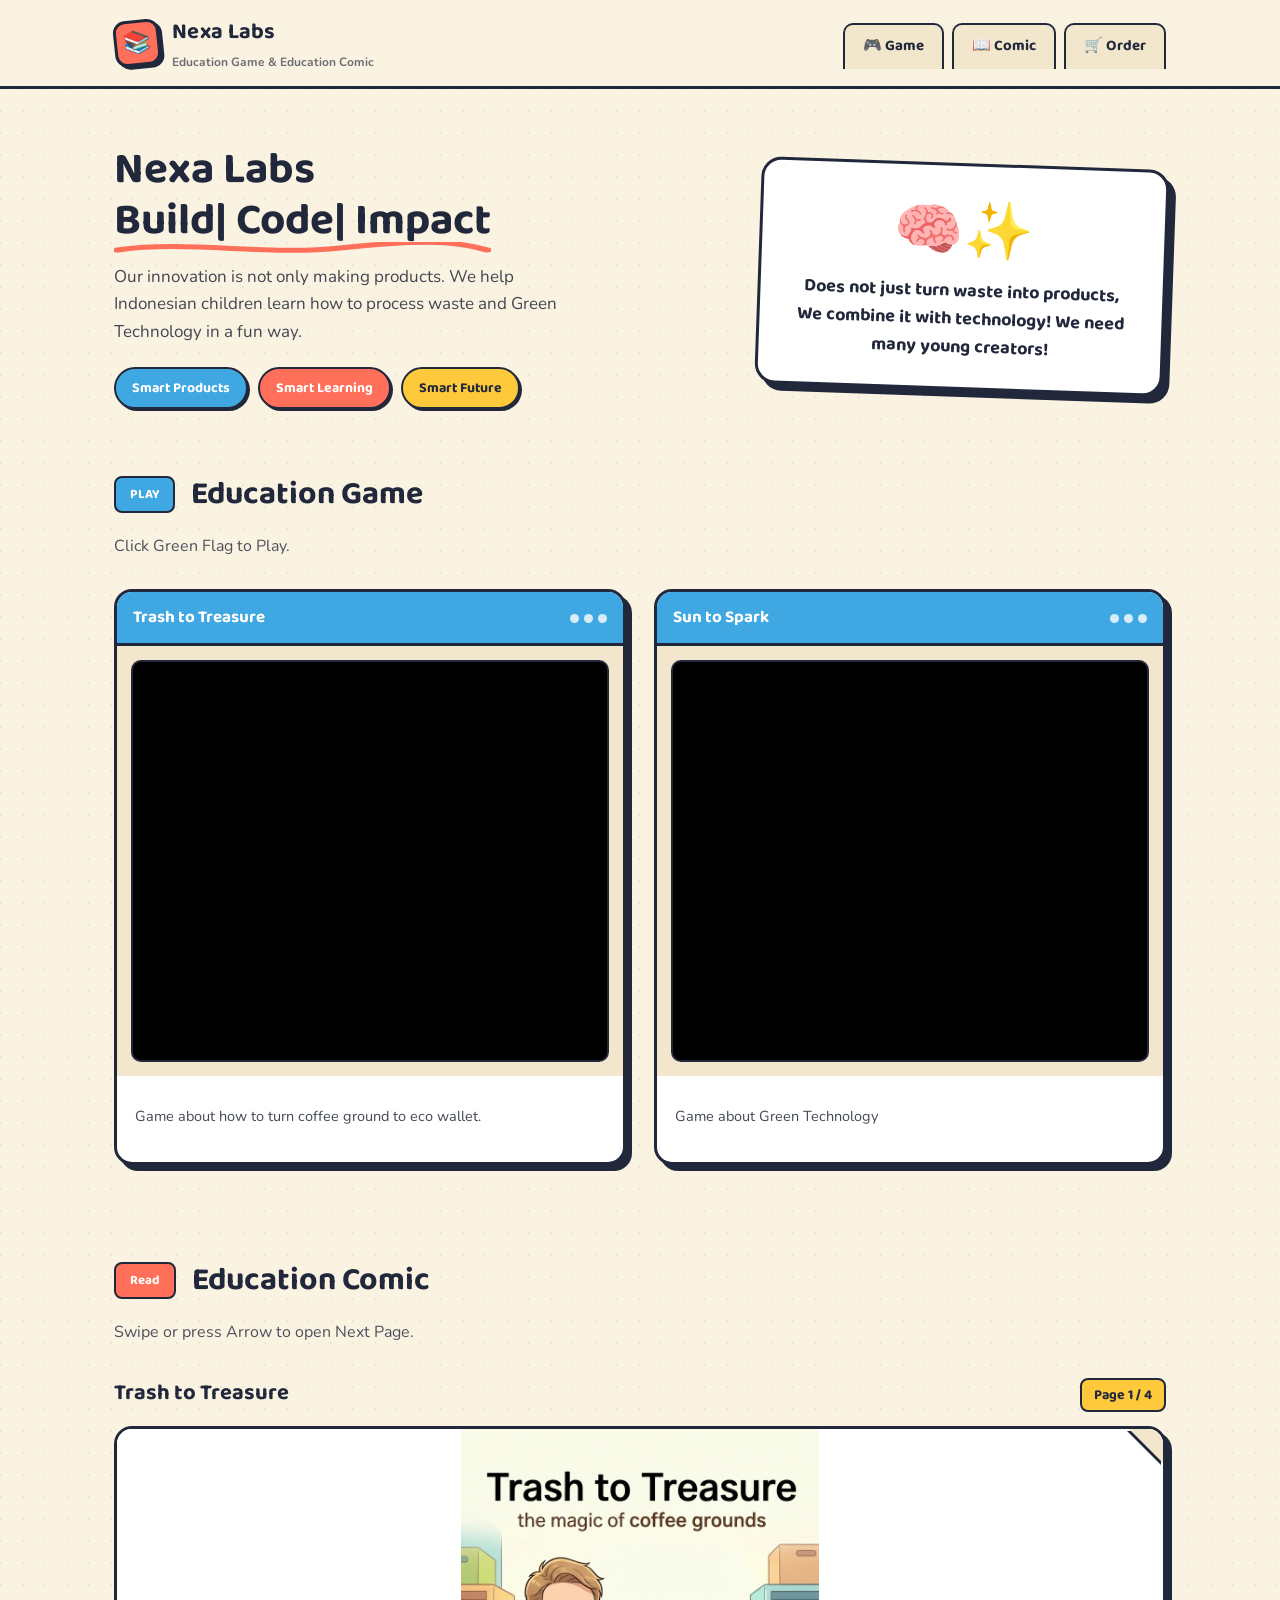
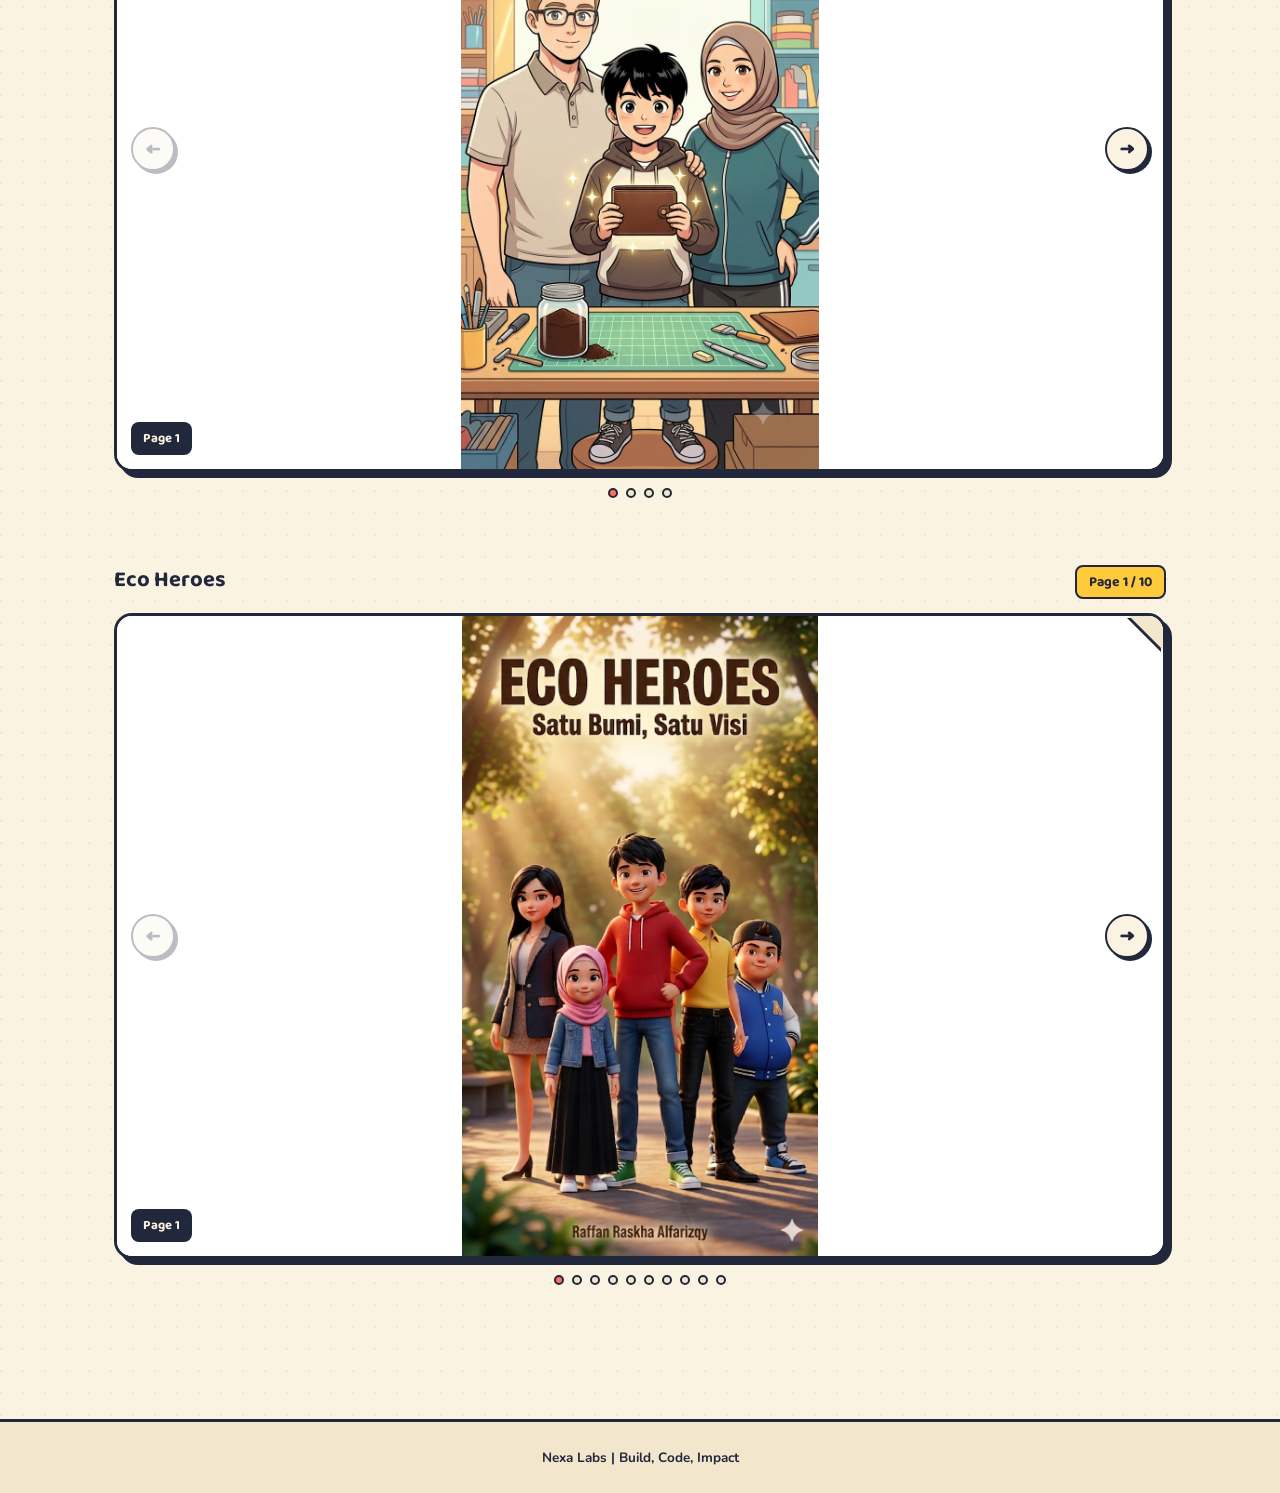
<file: index.html>
<!DOCTYPE html>
<html lang="id">
<head>
<meta charset="UTF-8">
<meta name="viewport" content="width=device-width, initial-scale=1.0">
<title>Nexa Labs — Game & Komik Edukasi</title>
<meta name="description" content="Website game Scratch dan komik edukasi untuk anak.">
<link rel="preconnect" href="https://fonts.googleapis.com">
<link href="https://fonts.googleapis.com/css2?family=Baloo+2:wght@500;700;800&family=Nunito:ital,wght@0,400;0,600;0,700;0,800;1,700&display=swap" rel="stylesheet">
<link rel="stylesheet" href="css/style.css">
</head>
<body>

<header>
  <div class="header-inner">
    <div class="brand">
      <div class="brand-badge">📚</div>
      <div class="brand-text">
        <h1>Nexa Labs</h1>
        <span>Education Game &amp; Education Comic</span>
      </div>
    </div>
    <nav class="tabs">
      <a href="#game">🎮 Game</a>
      <a href="#komik">📖 Comic</a>
      <a href="order.html">🛒 Order</a>
    </nav>
  </div>
</header>

<section class="hero">
  <div>
    <h2>Nexa Labs<br><span class="doodle-underline">Build| Code| Impact<svg viewBox="0 0 200 14" preserveAspectRatio="none"><path d="M2 8 C 40 -2, 80 14, 120 6 S 180 -2, 198 8" stroke="#FF6F59" stroke-width="5" fill="none" stroke-linecap="round"/></svg></span></h2>
    <p>Our innovation is not only making products. We help Indonesian children learn how to process waste and Green Technology in a fun way.
</p>
    <div class="pill-row">
      <span class="pill p-blue">Smart Products</span>
      <span class="pill p-coral">Smart Learning</span>
      <span class="pill p-yellow">Smart Future</span>
    </div>
  </div>
  <div class="hero-card">
    <span class="emoji">🧠✨</span>
    <b>Does not just turn waste into products,<br>We combine it with technology!</b>
    <b>We need many young creators!</b>
  </div>
</section>

<section class="block" id="game">
  <div class="section-head">
    <span class="tag-badge">PLAY</span>
    <h2>Education Game</h2>
  </div>
  <p class="section-desc">Click Green Flag to Play.</p>

  <div class="game-grid" id="gameGrid">
    <!-- Game card 1 -->
    <div class="game-card">
      <div class="cabinet-top">
        <h3>Trash to Treasure </h3>
        <div class="cabinet-dot-row"><span></span><span></span><span></span></div>
      </div>
      <div class="game-frame-wrap">
        <iframe src="https://scratch.mit.edu/projects/1324083384/embed" allowtransparency="true" width="485" height="402" frameborder="0" scrolling="no" allowfullscreen></iframe>
      </div>
      <p class="desc">Game about how to turn coffee ground to eco wallet.</p>
    </div>

    <!-- Tambahkan game lain dengan menyalin blok .game-card di atas,
         lalu ganti link iframe src dengan project Scratch lainnya -->
 <div class="game-card">
      <div class="cabinet-top">
        <h3>Sun to Spark </h3>
        <div class="cabinet-dot-row"><span></span><span></span><span></span></div>
      </div>
      <div class="game-frame-wrap">
        <iframe src="https://scratch.mit.edu/projects/1329892965/embed" allowtransparency="true" width="485" height="402" frameborder="0" scrolling="no" allowfullscreen></iframe>
      </div>
      <p class="desc">Game about Green Technology </p>
    </div>

    
  </div>
</section>

<section class="block" id="komik">
  <div class="section-head">
    <span class="tag-badge">Read</span>
    <h2>Education Comic</h2>
  </div>
  <p class="section-desc">Swipe or press Arrow to open Next Page.</p>

  <div id="comicContainer"></div>
</section>

<footer>
  Nexa Labs | Build, Code, Impact
</footer>

<script src="js/comics-data.js"></script>
<script src="js/script.js"></script>
</body>
</html>
</file>
<file: css/style.css>
:root{
  --paper:#FBF3E2;
  --paper-dark:#F2E6CC;
  --ink:#22283B;
  --yellow:#FFC93C;
  --blue:#3FA7E1;
  --coral:#FF6F59;
  --green:#3FA772;
  --line: rgba(34,40,59,0.14);
  --shadow: rgba(34,40,59,0.18);
}
*{box-sizing:border-box;}
html{scroll-behavior:smooth;}
body{
  margin:0;
  background:var(--paper);
  background-image:
    radial-gradient(circle at 1px 1px, rgba(34,40,59,0.06) 1px, transparent 1px);
  background-size: 22px 22px;
  color:var(--ink);
  font-family:'Nunito', sans-serif;
  -webkit-font-smoothing:antialiased;
}
h1,h2,h3{ font-family:'Baloo 2', sans-serif; margin:0; }
.doodle-underline{
  display:inline-block;
  position:relative;
}
.doodle-underline svg{
  position:absolute;
  left:0; right:0; bottom:-10px;
  width:100%; height:14px;
}
a{ color:inherit; }

/* ===== Header / Folder tabs ===== */
header{
  position:sticky; top:0; z-index:50;
  background:var(--paper);
  border-bottom:3px solid var(--ink);
}
.header-inner{
  max-width:1100px; margin:0 auto;
  display:flex; align-items:center; justify-content:space-between;
  padding:14px 24px;
  flex-wrap:wrap; gap:12px;
}
.brand{ display:flex; align-items:center; gap:12px; }
.brand-badge{
  width:46px; height:46px; border-radius:12px;
  background:var(--coral);
  border:3px solid var(--ink);
  display:flex; align-items:center; justify-content:center;
  font-size:22px; transform:rotate(-6deg);
  box-shadow:3px 3px 0 var(--ink);
}
.brand-text h1{ font-size:22px; letter-spacing:0.3px; }
.brand-text span{ font-size:12px; font-weight:700; color:var(--ink); opacity:0.65; }
nav.tabs{ display:flex; gap:8px; }
nav.tabs a{
  text-decoration:none;
  font-family:'Baloo 2', sans-serif;
  font-weight:700; font-size:15px;
  padding:9px 18px 11px;
  background:var(--paper-dark);
  border:2.5px solid var(--ink);
  border-bottom:none;
  border-radius:10px 10px 0 0;
  position:relative; top:3px;
  transition:transform .15s ease, background .15s ease;
}
nav.tabs a:hover{ transform:translateY(-3px); background:var(--yellow); }

/* ===== Hero ===== */
.hero{
  max-width:1100px; margin:0 auto;
  padding:56px 24px 40px;
  display:grid; grid-template-columns:1.2fr 0.8fr; gap:32px;
  align-items:center;
}
.hero h2{
  font-size:44px; line-height:1.15; margin-bottom:16px;
}
.hero p{ font-size:17px; max-width:46ch; line-height:1.6; opacity:0.85; }
.hero-stars{ position:relative; }
.pill-row{ display:flex; gap:10px; margin-top:22px; flex-wrap:wrap; }
.pill{
  font-family:'Baloo 2', sans-serif; font-weight:700; font-size:14px;
  padding:8px 16px; border-radius:999px;
  border:2.5px solid var(--ink);
  box-shadow:2px 2px 0 var(--ink);
}
.pill.p-blue{ background:var(--blue); color:#fff; }
.pill.p-coral{ background:var(--coral); color:#fff; }
.pill.p-yellow{ background:var(--yellow); }

.hero-card{
  background:#fff;
  border:3px solid var(--ink);
  border-radius:20px;
  padding:26px;
  box-shadow:7px 7px 0 var(--ink);
  transform:rotate(2deg);
  text-align:center;
}
.hero-card .emoji{ font-size:56px; display:block; margin-bottom:8px;}
.hero-card b{ font-family:'Baloo 2'; font-size:18px; }

/* ===== Section shells ===== */
section.block{
  max-width:1100px; margin:0 auto;
  padding:20px 24px 70px;
}
.section-head{
  display:flex; align-items:center; gap:16px; margin-bottom:28px;
  flex-wrap:wrap;
}
.tag-badge{
  font-family:'Baloo 2'; font-weight:700; font-size:13px;
  padding:6px 14px; border-radius:8px;
  border:2.5px solid var(--ink);
}
#game .tag-badge{ background:var(--blue); color:#fff; }
#komik .tag-badge{ background:var(--coral); color:#fff; }
.section-head h2{ font-size:32px; }
.section-desc{ max-width:70ch; opacity:0.8; margin:-14px 0 30px; line-height:1.6; }

/* ===== Game grid (arcade cabinet cards) ===== */
.game-grid{
  display:grid;
  grid-template-columns:repeat(auto-fit, minmax(300px,1fr));
  gap:28px;
}
.game-card{
  background:#fff;
  border:3px solid var(--ink);
  border-radius:18px;
  overflow:hidden;
  box-shadow:6px 6px 0 var(--ink);
  transition:transform .18s ease, box-shadow .18s ease;
}
.game-card:hover{ transform:translate(-3px,-3px); box-shadow:9px 9px 0 var(--ink); }
.game-card .cabinet-top{
  background:var(--blue);
  color:#fff;
  padding:12px 16px;
  display:flex; align-items:center; justify-content:space-between;
  border-bottom:3px solid var(--ink);
}
.cabinet-top h3{ font-size:17px; }
.cabinet-dot-row span{
  display:inline-block; width:9px; height:9px; border-radius:50%;
  background:rgba(255,255,255,0.8); margin-left:5px;
}
.game-frame-wrap{
  background:var(--paper-dark);
  display:flex; justify-content:center;
  padding:14px;
}
.game-frame-wrap iframe{
  border:2.5px solid var(--ink);
  border-radius:10px;
  max-width:100%;
  background:#000;
}
.game-card .desc{ padding:14px 18px 20px; font-size:14.5px; line-height:1.55; opacity:0.85; }

/* ===== Comic viewer ===== */
.comic-block{
  margin-bottom:60px;
}
.comic-title-row{
  display:flex; align-items:baseline; justify-content:space-between;
  margin-bottom:14px; flex-wrap:wrap; gap:8px;
}
.comic-title-row h3{ font-size:22px; }
.comic-title-row .counter{
  font-family:'Baloo 2'; font-weight:700; font-size:14px;
  background:var(--yellow); border:2.5px solid var(--ink);
  padding:4px 12px; border-radius:8px;
}
.comic-viewer{
  position:relative;
  background:#fff;
  border:3px solid var(--ink);
  border-radius:18px;
  box-shadow:6px 6px 0 var(--ink);
  overflow:hidden;
}
/* dog-ear fold */
.comic-viewer::after{
  content:"";
  position:absolute; top:0; right:0;
  width:0; height:0;
  border-style:solid;
  border-width:0 34px 34px 0;
  border-color:transparent var(--paper-dark) transparent transparent;
  filter:drop-shadow(-2px 2px 0 var(--ink));
  z-index:3;
}
.comic-track-mask{
  overflow:hidden;
  width:100%;
  aspect-ratio: 3/4;
  max-height:640px;
  touch-action:pan-y;
  cursor:grab;
  background:repeating-linear-gradient(135deg, var(--paper-dark) 0 10px, #ffffff 10px 20px);
}
.comic-track-mask:active{ cursor:grabbing; }
.comic-track{
  display:flex;
  height:100%;
  transition:transform .35s cubic-bezier(.22,.9,.32,1);
}
.comic-page{
  min-width:100%; height:100%;
  display:flex; align-items:center; justify-content:center;
  position:relative;
  user-select:none;
  -webkit-user-drag:none;
}
.comic-page img{
  width:100%; height:100%; object-fit:contain;
  display:block; pointer-events:none;
  user-select:none; -webkit-user-drag:none;
  background:#fff;
}
.comic-page .page-caption{
  position:absolute; left:14px; bottom:14px;
  background:var(--ink); color:var(--paper);
  font-family:'Baloo 2'; font-size:13px; font-weight:700;
  padding:6px 12px; border-radius:8px;
}
.comic-nav{
  position:absolute; top:50%; transform:translateY(-50%);
  width:44px; height:44px; border-radius:50%;
  background:var(--paper);
  border:2.5px solid var(--ink);
  display:flex; align-items:center; justify-content:center;
  font-size:20px; font-weight:800; cursor:pointer;
  box-shadow:3px 3px 0 var(--ink);
  z-index:4; font-family:'Baloo 2';
  transition:transform .12s ease;
  user-select:none;
}
.comic-nav:hover{ transform:translateY(-50%) scale(1.08); }
.comic-nav.prev{ left:14px; }
.comic-nav.next{ right:14px; }
.comic-nav.disabled{ opacity:0.3; pointer-events:none; }

.comic-dots{
  display:flex; justify-content:center; gap:8px;
  padding:16px 0 4px;
}
.comic-dots button{
  width:10px; height:10px; border-radius:50%;
  border:2px solid var(--ink);
  background:var(--paper-dark);
  cursor:pointer; padding:0;
}
.comic-dots button.active{ background:var(--coral); }

/* placeholder page art */
.placeholder-page{
  width:100%; height:100%;
  display:flex; flex-direction:column; align-items:center; justify-content:center;
  gap:10px; text-align:center; padding:24px;
}
.placeholder-page .num{
  font-family:'Baloo 2'; font-size:56px; font-weight:800; color:var(--ink);
  background:var(--yellow); width:88px; height:88px; border-radius:50%;
  display:flex; align-items:center; justify-content:center;
  border:3px solid var(--ink);
}
.placeholder-page p{ max-width:34ch; font-weight:700; opacity:0.7; }

footer{
  border-top:3px solid var(--ink);
  background:var(--paper-dark);
  text-align:center;
  padding:26px 20px;
  font-size:13.5px;
  font-weight:700;
}

@media (max-width:760px){
  .hero{ grid-template-columns:1fr; }
  nav.tabs{ width:100%; justify-content:flex-start; overflow-x:auto; }
  .hero h2{ font-size:32px; }
}
@media (prefers-reduced-motion: reduce){
  html{ scroll-behavior:auto; }
  .comic-track{ transition:none; }
}
</file>
